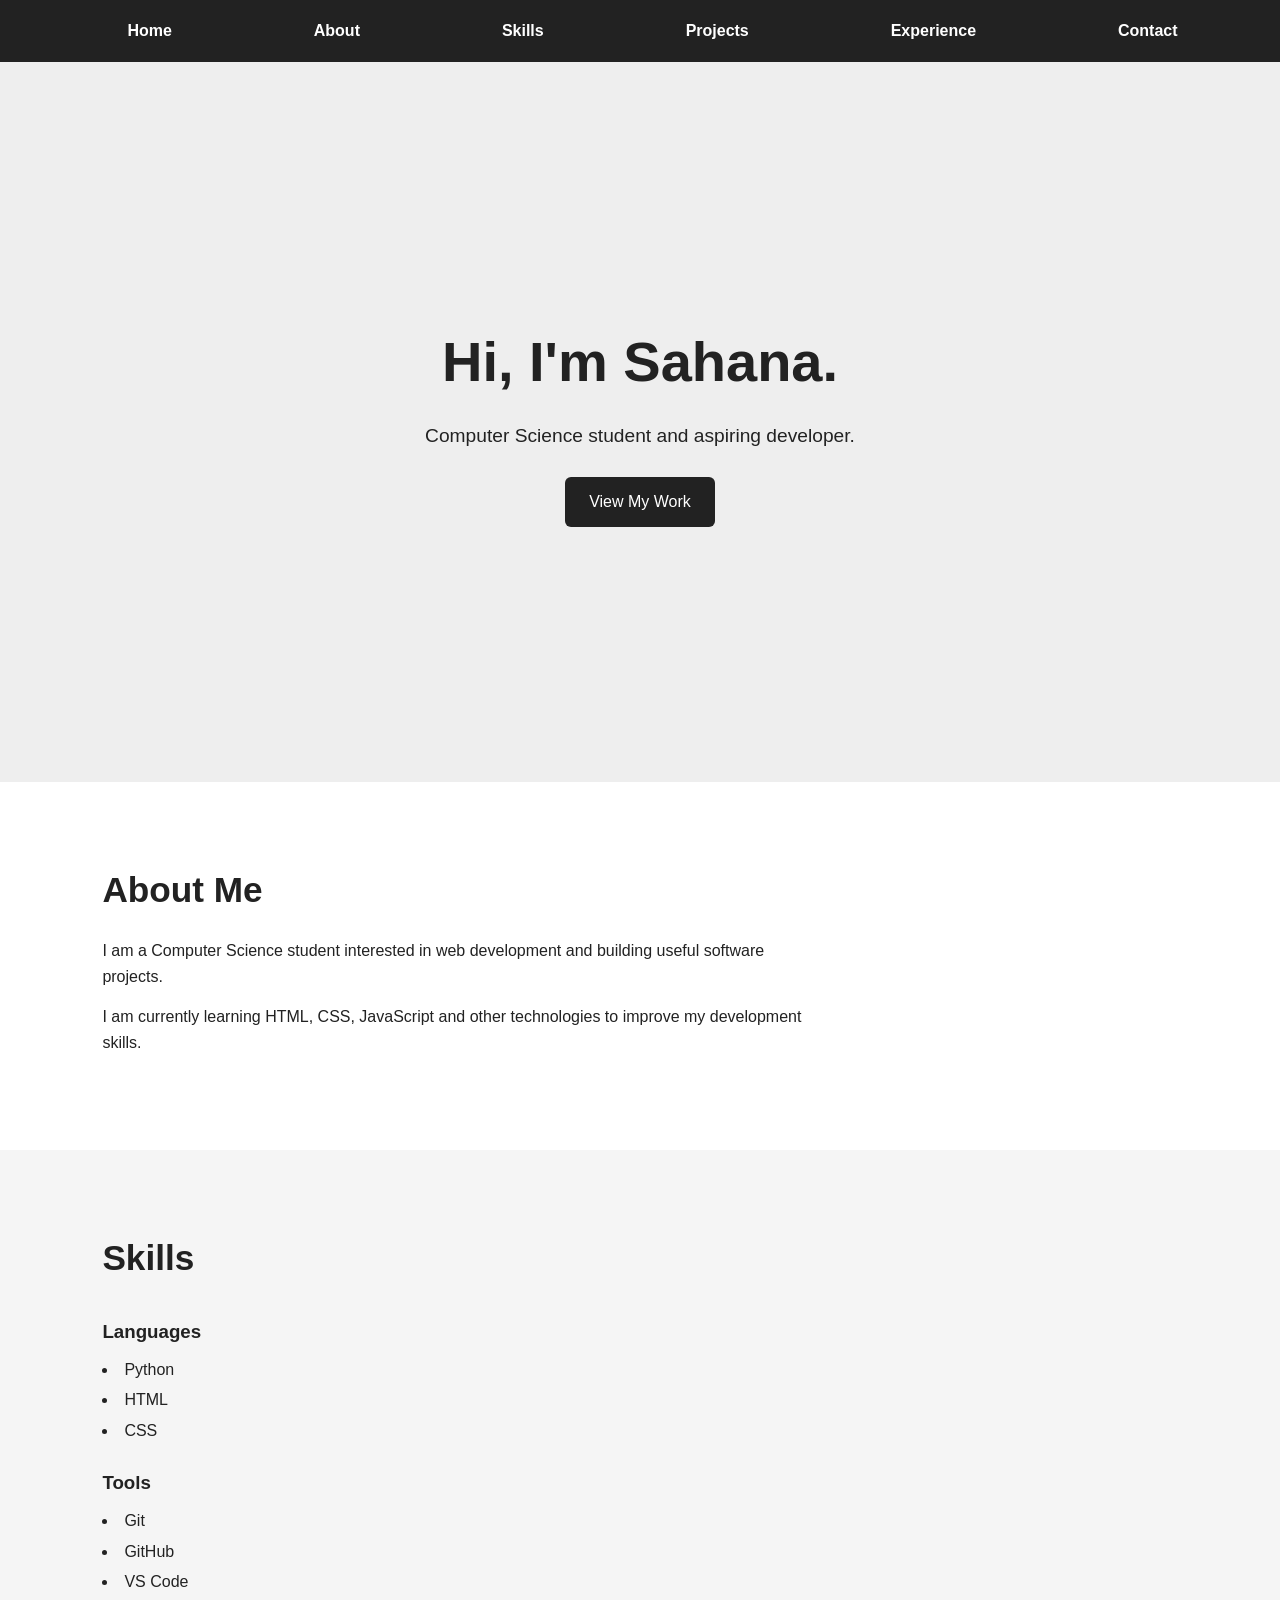
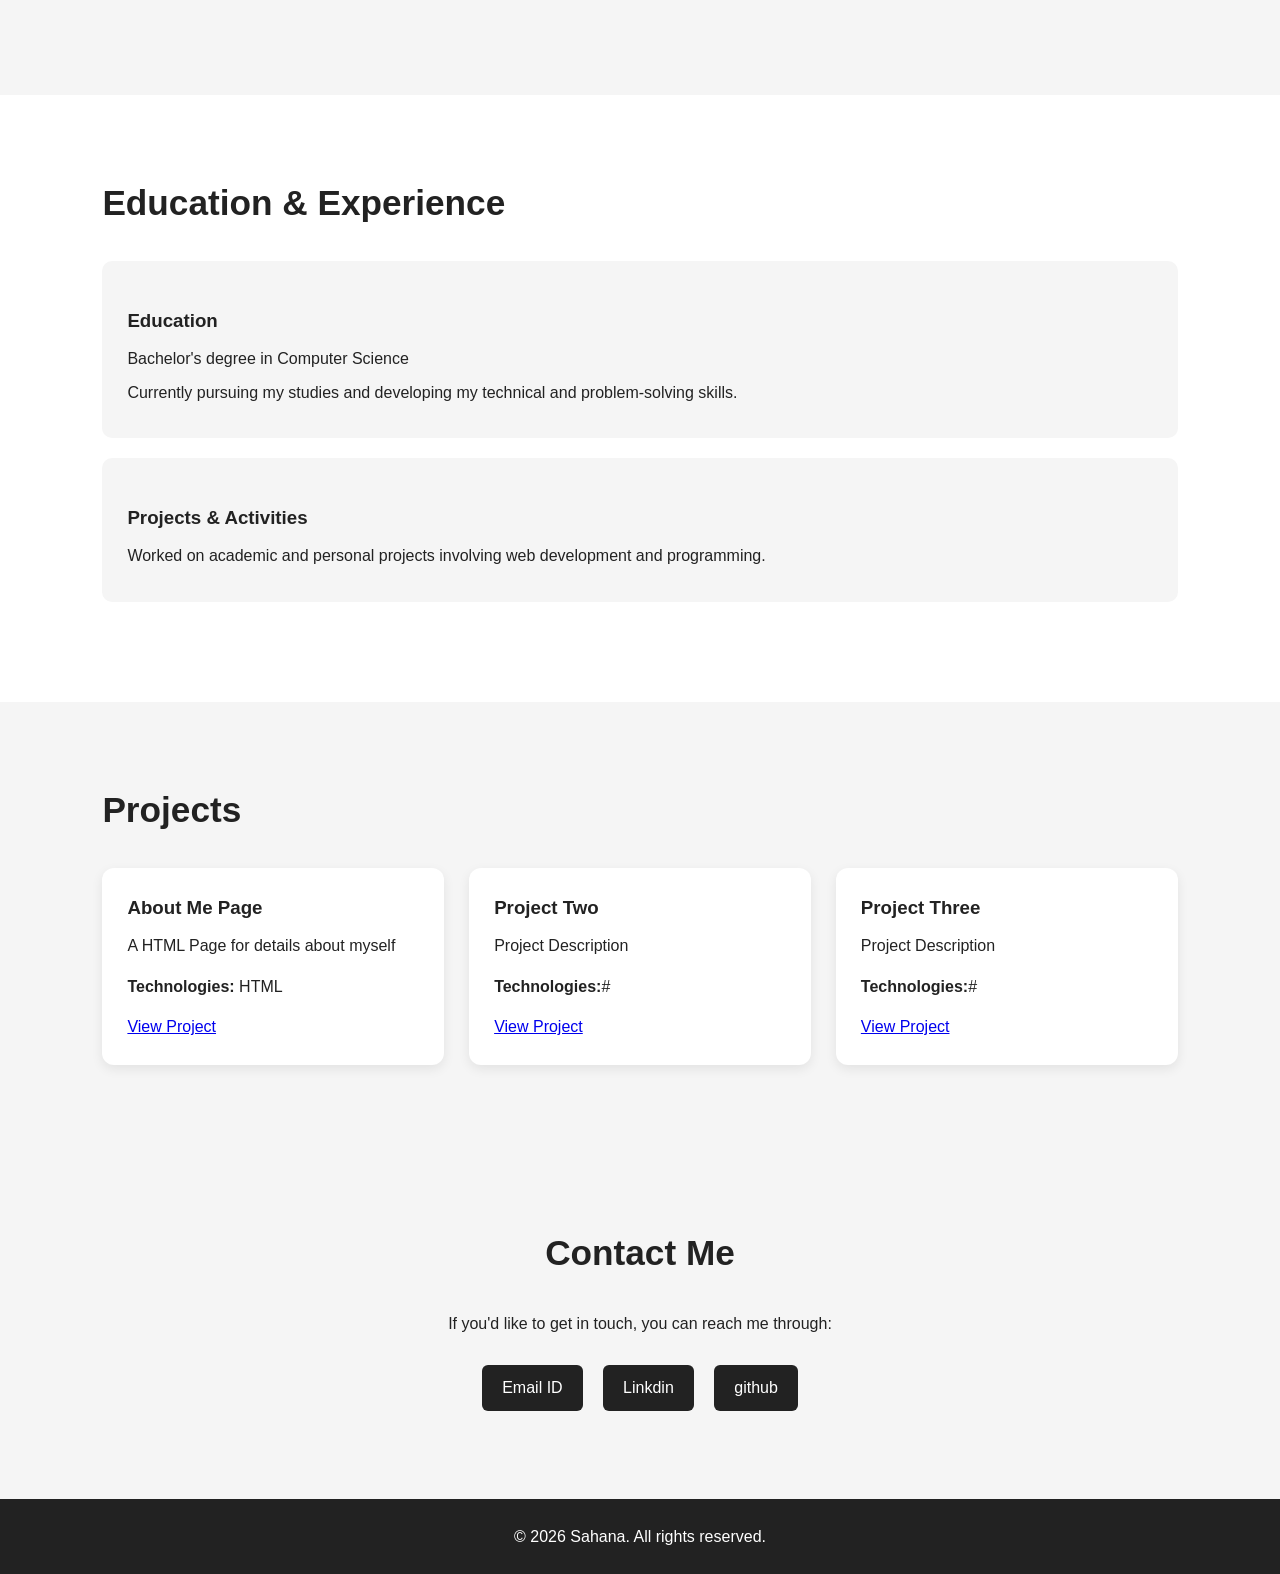
<file: Assignment_1/index.html>
<!DOCTYPE html>
<html lang="en">

<head>
    <meta charset="UTF-8">
    <meta name="viewport" content="width=device-width, initial-scale=1.0">
    <title>Sahana Ganesh|Developer Profile </title>
</head>

<link rel="stylesheet" href="css/style.css">

<body>
    <nav>
        <a href="#home">Home</a>
        <a href="#about">About</a>
        <a href="#skills">Skills</a>
        <a href="#projects">Projects</a>
        <a href="#experience">Experience</a>
        <a href="#contact">Contact</a>
    </nav>
    <header id="home">
        <h1>Hi, I'm Sahana.</h1>
        <p>
            Computer Science student and aspiring developer.
        </p>
        <a href="#projects">View My Work</a>
    </header>
    <section id="about">
        <h2>About Me</h2>
        <p>
            I am a Computer Science student interested in web development
            and building useful software projects.
        </p>
        <p>
            I am currently learning HTML, CSS, JavaScript and other
            technologies to improve my development skills.
        </p>
    </section>
    <section id="skills">
        <h2>Skills</h2>
        <h3>Languages</h3>
        <ul>
            <li>Python</li>
            <li>HTML</li>
            <li>CSS</li>
        </ul>
        <h3>Tools</h3>
        <ul>
            <li>Git</li>
            <li>GitHub</li>
            <li>VS Code</li>
        </ul>
    </section>
    <section id="experience">
        <h2>Education & Experience</h2>
        <article>
            <h3>Education</h3>
            <p>
                Bachelor's degree in Computer Science
            </p>
            <p>
                Currently pursuing my studies and developing my
                technical and problem-solving skills.
            </p>
        </article>
        <article>
            <h3>Projects & Activities</h3>
            <p>
                Worked on academic and personal projects involving
                web development and programming.
            </p>
        </article>
    </section>
    <section id="projects">
    <h2>Projects</h2>
    <div class="project-container">
        <article class="project-card">
            <h3>About Me Page</h3>
            <p>
                A HTML Page for details about myself </details>
            </p>
            <p><strong>Technologies:</strong> HTML</p>
            <a href="https://02sahanaganesh.github.io/SIG_Assignments/Assignment_0/about.html">View Project</a>
        </article>
        <article class="project-card">
            <h3>Project Two</h3>
            <p>
                Project Description
            </p>
            <p><strong>Technologies:</strong>#</p>
            <a href="#">View Project</a>
        </article>
        <article class="project-card">
            <h3>Project Three</h3>
            <p>
                Project Description
            </p>
            <p><strong>Technologies:</strong>#</p>
            <a href="#">View Project</a>
        </article>
        </div>
    </section>
    <section id="contact">
        <h2>Contact Me</h2>
        <p>If you'd like to get in touch, you can reach me through:</p>
        <a href="mailto:sahanag2127@gmail.com">Email ID</a>
        <a href="https://www.linkedin.com/in/sahana-ganesh-a00b4a42a">Linkdin</a>
        <a href="https://github.com/02SahanaGanesh">github</a>
    </section>
 </body>

<footer>
    <p>&copy; 2026 Sahana. All rights reserved.</p>
</footer>

</html>
</file>
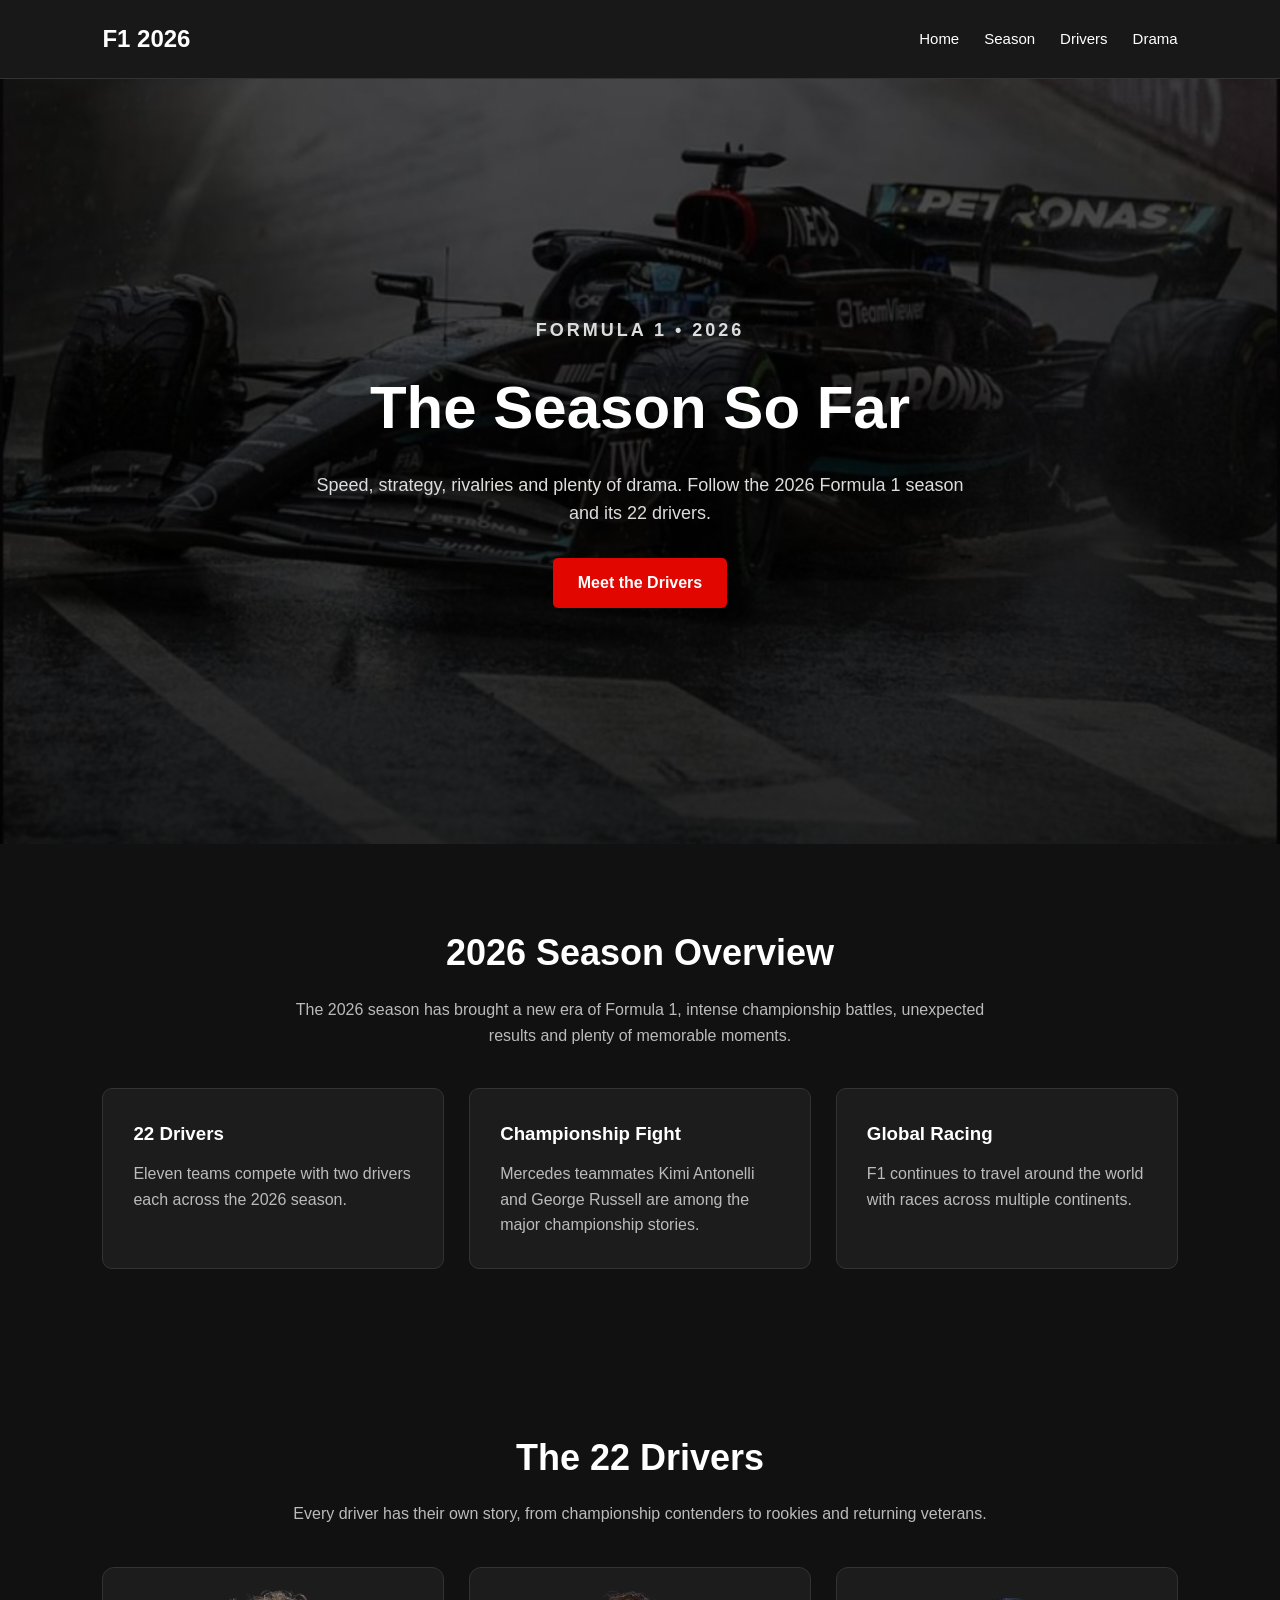
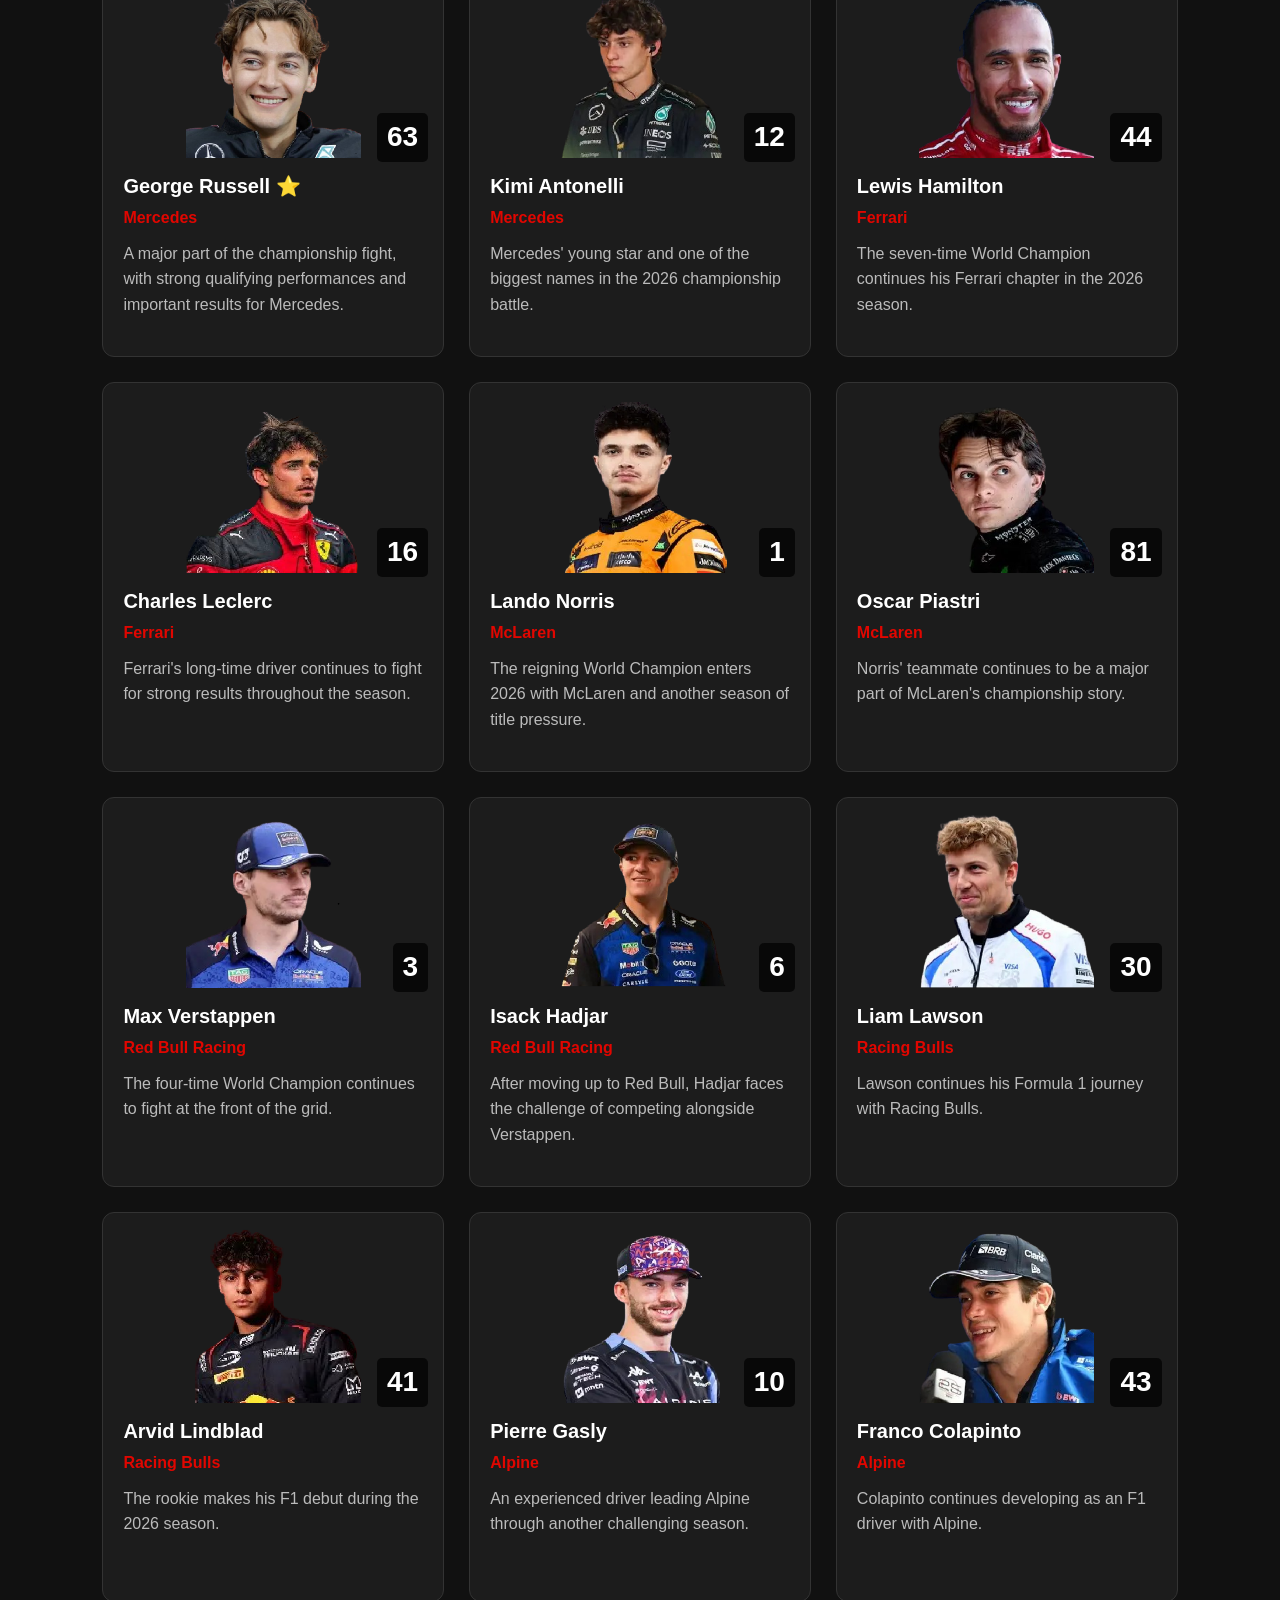
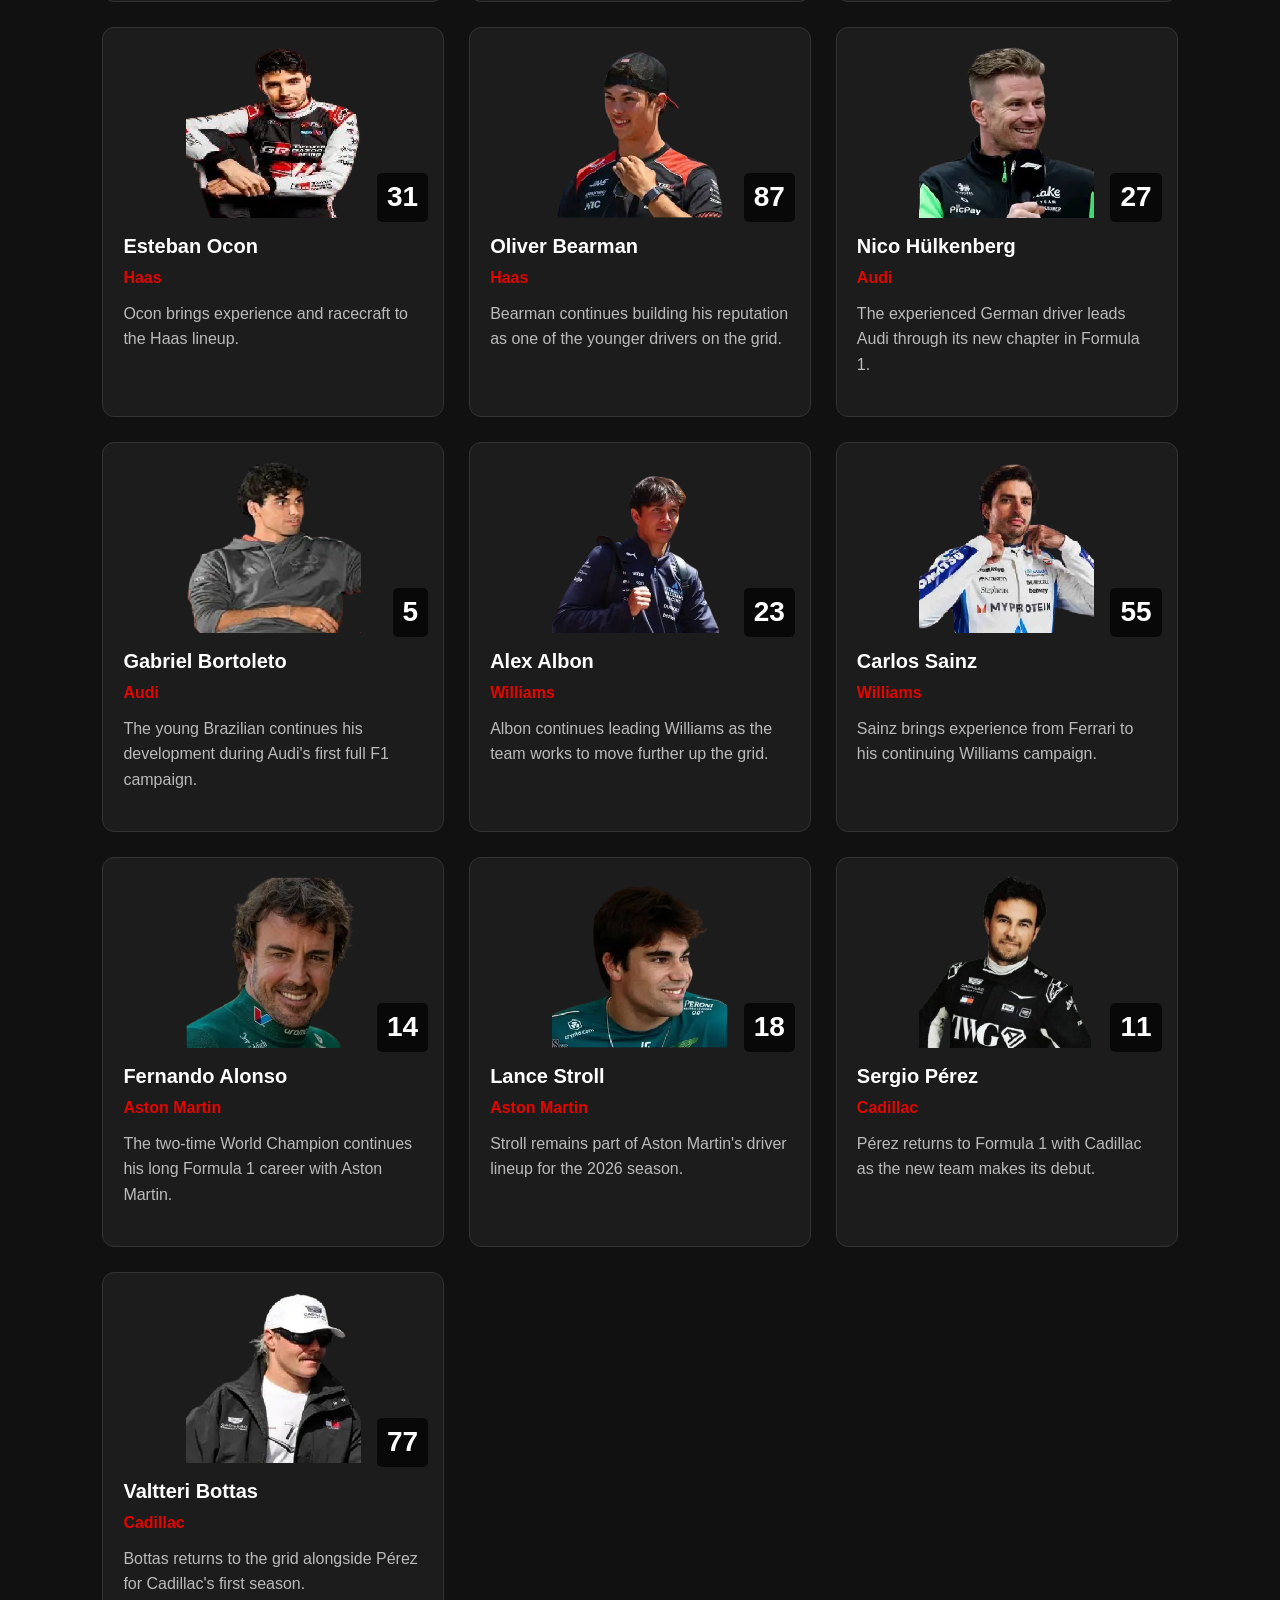
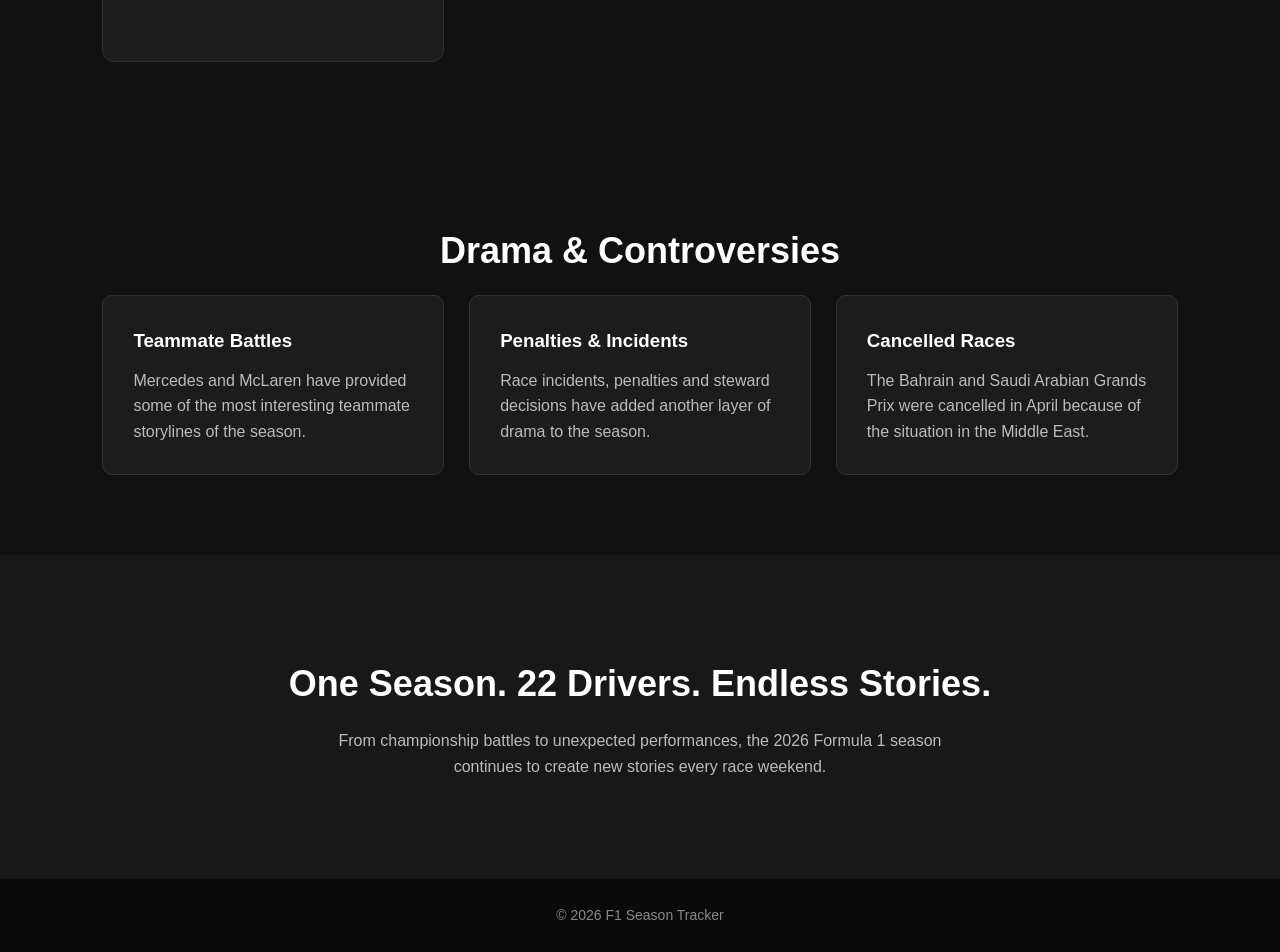
<file: Assignment_2/index.html>
<!DOCTYPE html>
<html lang="en">
<head>
    <meta charset="UTF-8">
    <meta name="viewport" content="width=device-width, initial-scale=1.0">
    <title>F1 2026 | Season Tracker</title>
    <link rel="stylesheet" href="css/style.css">
</head>
<body>
    <nav>
        <h2>F1 2026</h2>
        <div class="nav-links">
            <a href="#home">Home</a>
            <a href="#season">Season</a>
            <a href="#drivers">Drivers</a>
            <a href="#drama">Drama</a>
        </div>
    </nav>
    <main>
        <section id="home" class="hero">
            <p class="small-title">FORMULA 1 • 2026</p>
            <h1>The Season So Far</h1>
            <p>
                Speed, strategy, rivalries and plenty of drama.
                Follow the 2026 Formula 1 season and its 22 drivers.
            </p>
            <a href="#drivers" class="button">Meet the Drivers</a>
        </section>
        <section id="season" class="section">
            <h2>2026 Season Overview</h2>
            <p class="intro">
                The 2026 season has brought a new era of Formula 1,
                intense championship battles, unexpected results and
                plenty of memorable moments.
            </p>
            <div class="overview-cards">
                <div class="card">
                    <h3>22 Drivers</h3>
                    <p>
                        Eleven teams compete with two drivers each
                        across the 2026 season.
                    </p>
                </div>
                <div class="card">
                    <h3>Championship Fight</h3>
                    <p>
                        Mercedes teammates Kimi Antonelli and George
                        Russell are among the major championship stories.
                    </p>
                </div>
                <div class="card">
                    <h3>Global Racing</h3>
                    <p>
                        F1 continues to travel around the world with
                        races across multiple continents.
                    </p>
                </div>
            </div>
        </section>
        <section id="drivers" class="section">
            <h2>The 22 Drivers</h2>
            <p class="intro">
                Every driver has their own story, from championship
                contenders to rookies and returning veterans.
            </p>
            <div class="driver-grid">
                <div class="driver-card">
                    <img src="assets/George Russell.png" alt="George Russell">
                    <span class="number">63</span>
                    <h3>George Russell ⭐</h3>
                    <p>Mercedes</p>
                    <p>
                        A major part of the championship fight, with
                        strong qualifying performances and important
                        results for Mercedes.
                    </p>
                </div>
                <div class="driver-card">
                    <img src="assets/Kimi Antonelli.png" alt="Kimi Antonelli">
                    <span class="number">12</span>
                    <h3>Kimi Antonelli</h3>
                    <p>Mercedes</p>
                    <p>
                        Mercedes' young star and one of the biggest
                        names in the 2026 championship battle.
                    </p>
                </div>
                <div class="driver-card">
                    <img src="assets/Lewis Hamilton.png" alt="Lewis Hamilton">
                    <span class="number">44</span>
                    <h3>Lewis Hamilton</h3>
                    <p>Ferrari</p>
                    <p>
                        The seven-time World Champion continues his
                        Ferrari chapter in the 2026 season.
                    </p>
                </div>
                <div class="driver-card">
                    <img src="assets/Charles Leclerc.png" alt="Charles Leclerc">
                    <span class="number">16</span>
                    <h3>Charles Leclerc</h3>
                    <p>Ferrari</p>
                    <p>
                        Ferrari's long-time driver continues to fight
                        for strong results throughout the season.
                    </p>
                </div>
                <div class="driver-card">
                    <img src="assets/Lando Norris.png" alt="Lando Norris">
                    <span class="number">1</span>
                    <h3>Lando Norris</h3>
                    <p>McLaren</p>
                    <p>
                        The reigning World Champion enters 2026 with
                        McLaren and another season of title pressure.
                    </p>
                </div>
                <div class="driver-card">
                    <img src="assets/Oscar Piastri.png" alt="Oscar Piastri">
                    <span class="number">81</span>
                    <h3>Oscar Piastri</h3>
                    <p>McLaren</p>
                    <p>
                        Norris' teammate continues to be a major part
                        of McLaren's championship story.
                    </p>
                </div>
                <div class="driver-card">
                    <img src="assets/Max Verstappen.png" alt="Max Verstappen">
                    <span class="number">3</span>
                    <h3>Max Verstappen</h3>
                    <p>Red Bull Racing</p>
                    <p>
                        The four-time World Champion continues to fight
                        at the front of the grid.
                    </p>
                </div>
                <div class="driver-card">
                    <img src="assets/Isack Hadjar.png" alt="Isack Hadjar">
                    <span class="number">6</span>
                    <h3>Isack Hadjar</h3>
                    <p>Red Bull Racing</p>
                    <p>
                        After moving up to Red Bull, Hadjar faces the
                        challenge of competing alongside Verstappen.
                    </p>
                </div>
                <div class="driver-card">
                    <img src="assets/Liam Lawson.png" alt="Liam Lawson">
                    <span class="number">30</span>
                    <h3>Liam Lawson</h3>
                    <p>Racing Bulls</p>
                    <p>
                        Lawson continues his Formula 1 journey with
                        Racing Bulls.
                    </p>
                </div>
                <div class="driver-card">
                    <img src="assets/Arvid Lindblad.png" alt="Arvid Lindblad">
                    <span class="number">41</span>
                    <h3>Arvid Lindblad</h3>
                    <p>Racing Bulls</p>
                    <p>
                        The rookie makes his F1 debut during the
                        2026 season.
                    </p>
                </div>
                <div class="driver-card">
                    <img src="assets/Pierre Gasly.png" alt="Pierre Gasly">
                    <span class="number">10</span>
                    <h3>Pierre Gasly</h3>
                    <p>Alpine</p>
                    <p>
                        An experienced driver leading Alpine through
                        another challenging season.
                    </p>
                </div>
                <div class="driver-card">
                    <img src="assets/Franco Colapinto.png" alt="Franco Colapinto">
                    <span class="number">43</span>
                    <h3>Franco Colapinto</h3>
                    <p>Alpine</p>
                    <p>
                        Colapinto continues developing as an F1 driver
                        with Alpine.
                    </p>
                </div>
                <div class="driver-card">
                    <img src="assets/Esteban Ocon.png" alt="Esteban Ocon">
                    <span class="number">31</span>
                    <h3>Esteban Ocon</h3>
                    <p>Haas</p>
                    <p>
                        Ocon brings experience and racecraft to the
                        Haas lineup.
                    </p>
                </div>
                <div class="driver-card">
                    <img src="assets/Oliver Bearman.png" alt="Oliver Bearman">
                    <span class="number">87</span>
                    <h3>Oliver Bearman</h3>
                    <p>Haas</p>
                    <p>
                        Bearman continues building his reputation as
                        one of the younger drivers on the grid.
                    </p>
                </div>
                <div class="driver-card">
                    <img src="assets/Nico Hülkenberg.png" alt="Nico Hülkenberg">
                    <span class="number">27</span>
                    <h3>Nico Hülkenberg</h3>
                    <p>Audi</p>
                    <p>
                        The experienced German driver leads Audi through
                        its new chapter in Formula 1.
                    </p>
                </div>
                <div class="driver-card">
                    <img src="assets/Gabriel Bortoleto.png" alt="Gabriel Bortoleto">
                    <span class="number">5</span>
                    <h3>Gabriel Bortoleto</h3>
                    <p>Audi</p>
                    <p>
                        The young Brazilian continues his development
                        during Audi's first full F1 campaign.
                    </p>
                </div>
                <div class="driver-card">
                    <img src="assets/Alex Albon.png" alt="Alex Albon">
                    <span class="number">23</span>
                    <h3>Alex Albon</h3>
                    <p>Williams</p>
                    <p>
                        Albon continues leading Williams as the team
                        works to move further up the grid.
                    </p>
                </div>
                <div class="driver-card">
                    <img src="assets/Carlos Sainz.png" alt="Carlos Sainz">
                    <span class="number">55</span>
                    <h3>Carlos Sainz</h3>
                    <p>Williams</p>
                    <p>
                        Sainz brings experience from Ferrari to his
                        continuing Williams campaign.
                    </p>
                </div>
                <div class="driver-card">
                    <img src="assets/Fernando Alonso.png" alt="Fernando Alonso">
                    <span class="number">14</span>
                    <h3>Fernando Alonso</h3>
                    <p>Aston Martin</p>
                    <p>
                        The two-time World Champion continues his
                        long Formula 1 career with Aston Martin.
                    </p>
                </div>
                <div class="driver-card">
                    <img src="assets/Lance Stroll.png" alt="Lance Stroll">
                    <span class="number">18</span>
                    <h3>Lance Stroll</h3>
                    <p>Aston Martin</p>
                    <p>
                        Stroll remains part of Aston Martin's driver
                        lineup for the 2026 season.
                    </p>
                </div>
                <div class="driver-card">
                    <img src="assets/Sergio Perez.png" alt="Sergio Pérez">
                    <span class="number">11</span>
                    <h3>Sergio Pérez</h3>
                    <p>Cadillac</p>
                    <p>
                        Pérez returns to Formula 1 with Cadillac as
                        the new team makes its debut.
                    </p>
                </div>
                <div class="driver-card">
                    <img src="assets/Valtteri Bottas.png" alt="Valtteri Bottas">
                    <span class="number">77</span>
                    <h3>Valtteri Bottas</h3>
                    <p>Cadillac</p>
                    <p>
                        Bottas returns to the grid alongside Pérez
                        for Cadillac's first season.
                    </p>
                </div>
            </div>
        </section>
        <section id="drama" class="section">
            <h2>Drama & Controversies</h2>
            <div class="overview-cards">
                <div class="card">
                    <h3>Teammate Battles</h3>
                    <p>
                        Mercedes and McLaren have provided some of the
                        most interesting teammate storylines of the season.
                    </p>
                </div>
                <div class="card">
                    <h3>Penalties & Incidents</h3>
                    <p>
                        Race incidents, penalties and steward decisions
                        have added another layer of drama to the season.
                    </p>
                </div>
                <div class="card">
                    <h3>Cancelled Races</h3>
                    <p>
                        The Bahrain and Saudi Arabian Grands Prix were
                        cancelled in April because of the situation in
                        the Middle East.
                    </p>
                </div>
            </div>
        </section>
        <section class="season-ending">
            <h2>One Season. 22 Drivers. Endless Stories.</h2>
            <p>
                From championship battles to unexpected performances,
                the 2026 Formula 1 season continues to create new
                stories every race weekend.
            </p>
        </section>
    </main>
    <footer>
        <p>© 2026 F1 Season Tracker</p>
    </footer>
</body>
</html>
</file>
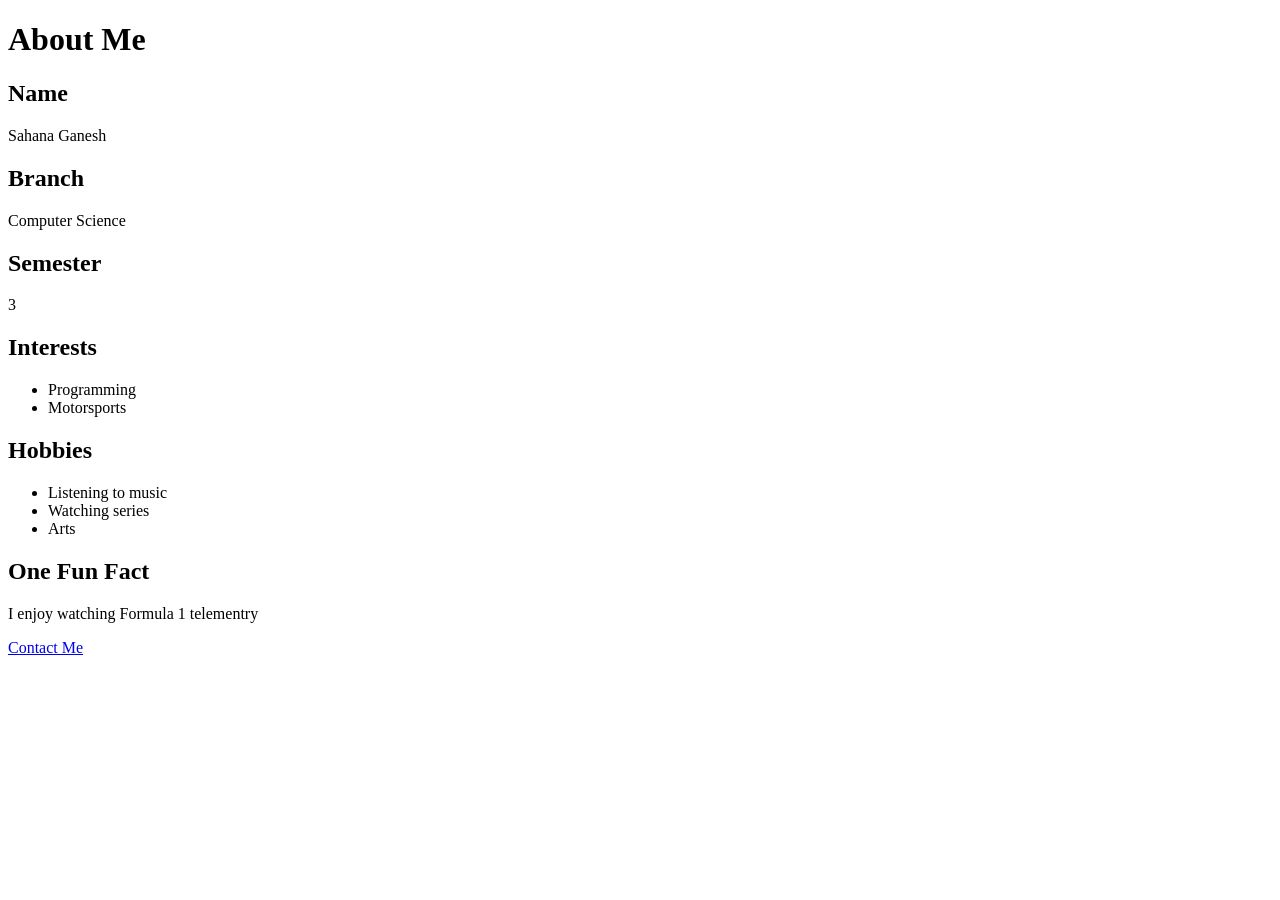
<file: Assignment_0/about.html>
<!DOCTYPE html>
<html>
<head>
    <title>About Me</title>
</head>
<body>
    <h1>About Me</h1>
    <h2>Name</h2>
    <p>Sahana Ganesh</p>
    <h2>Branch</h2>
    <p>Computer Science</p>
    <h2>Semester</h2>
    <p>3</p>
    <h2>Interests</h2>
    <ul>
        <li>Programming</li>
        <li>Motorsports</li>
    </ul>
    <h2>Hobbies</h2>
    <ul>
        <li>Listening to music</li>
        <li>Watching series</li>
        <li>Arts</li>
    </ul>
    <h2>One Fun Fact</h2>
    <p>I enjoy watching Formula 1 telementry</p>
    <a href="contact.html">Contact Me</a>
</body>
</html>
</file>
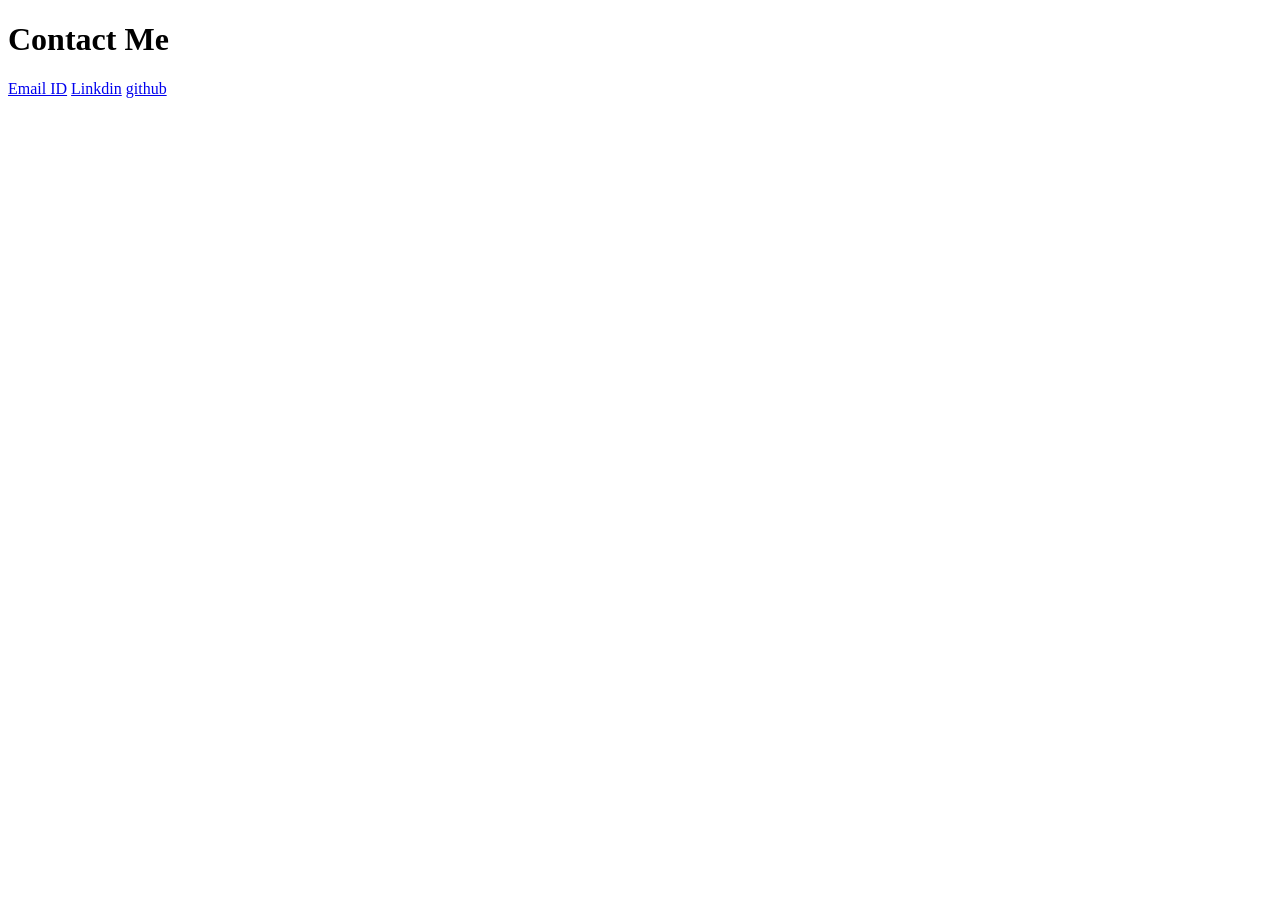
<file: Assignment_0/contact.html>
<!DOCTYPE html>
<html>
<head>
    <title>My Contacts</title>
</head>
<body>

    <h1>Contact Me </h1>
    <a href="mailto:sahanag2127@gmail.com">Email ID</a>
    <a href="https://www.linkedin.com/in/sahana-ganesh-a00b4a42a">Linkdin</a>
    <a href="https://github.com/02SahanaGanesh">github</a>

</body>
</html>
</file>
<file: Assignment_1/css/style.css>
* {
    box-sizing: border-box;
    margin: 0;
    padding: 0;
}

html {
    scroll-behavior: smooth;
}

body {
    font-family: Arial, sans-serif;
    line-height: 1.6;
    color: #222;
    background-color: #f5f5f5;
}

/* Navigation */
nav {
    position: sticky;
    top: 0;
    z-index: 1000;

    display: flex;
    justify-content: space-between;
    align-items: center;

    padding: 18px 8%;
    background-color: #222;
}

nav a {
    color: white;
    text-decoration: none;
    margin-left: 25px;
    font-weight: bold;
}

nav a:hover {
    color: #ddd;
}

/* Hero */
header {
    min-height: 80vh;
    display: flex;
    flex-direction: column;
    justify-content: center;
    align-items: center;
    text-align: center;
    padding: 40px 8%;
    background-color: #eeeeee;
}

header h1 {
    font-size: 3.5rem;
    margin-bottom: 15px;
}

header p {
    font-size: 1.2rem;
    margin-bottom: 25px;
}

header a {
    display: inline-block;
    padding: 12px 24px;
    background-color: #222;
    color: white;
    text-decoration: none;
    border-radius: 6px;
    transition: 0.3s;
}

header a:hover {
    background-color: #555;
    transform: translateY(-2px);
}

/* Sections */
section {
    padding: 80px 8%;
}

section h2 {
    font-size: 2.2rem;
    margin-bottom: 30px;
}

#about {
    background-color: white;
}

#about p {
    max-width: 700px;
    margin-bottom: 15px;
}

#about h2 {
    margin-bottom: 20px;
}

#skills {
    background-color: #f5f5f5;
}

#skills h3 {
    margin-top: 25px;
    margin-bottom: 10px;
}

#skills ul {
    list-style-position: inside;
    margin-bottom: 20px;
}

#skills li {
    margin-bottom: 5px;
}
/* Education & Experience */
#experience {
    background-color: white;
}

#experience h3 {
    margin-top: 20px;
    margin-bottom: 8px;
}

/* Projects */
#projects {
    background-color: #f5f5f5;
}

.project-container {
    display: grid;
    grid-template-columns: repeat(3, 1fr);
    gap: 25px;
}

.project-card {
    background-color: white;
    padding: 25px;
    border-radius: 12px;
    box-shadow: 0 4px 12px rgba(0, 0, 0, 0.08);
    transition: 0.3s;
}

.project-card:hover {
    transform: translateY(-5px);
    box-shadow: 0 8px 20px rgba(0, 0, 0, 0.12);
}

.project-card h3 {
    margin-bottom: 10px;
}

.project-card p {
    margin-bottom: 15px;
}

#experience {
    background-color: white;
}

#experience article {
    background-color: #f5f5f5;
    padding: 25px;
    margin-bottom: 20px;
    border-radius: 10px;
}

#experience article h3 {
    margin-bottom: 10px;
}

#experience article p {
    margin-bottom: 8px;
}

#contact {
    text-align: center;
    background-color: #f5f5f5;
}

#contact p {
    margin-bottom: 20px;
}

#contact a {
    display: inline-block;
    margin: 8px;
    padding: 10px 20px;
    background-color: #222;
    color: white;
    text-decoration: none;
    border-radius: 6px;
    transition: 0.3s;
}

#contact a:hover {
    background-color: #555;
    transform: translateY(-2px);
}

footer {
    text-align: center;
    padding: 25px;
    background-color: #222;
    color: white;
}

footer p {
    margin: 0;
}

/* Responsive Design */
@media (max-width: 768px) {

    nav {
        flex-direction: column;
        gap: 10px;
    }

    nav a {
        margin-left: 10px;
        margin-right: 10px;
    }

    header h1 {
        font-size: 2.5rem;
    }

    section {
        padding: 60px 6%;
    }

    .project-container {
        grid-template-columns: 1fr;
    }
}
</file>
<file: Assignment_2/css/style.css>
* {
    margin: 0;
    padding: 0;
    box-sizing: border-box;
}
html {
    scroll-behavior: smooth;
}
body {
    font-family: Arial, sans-serif;
    background-color: #111111;
    color: white;
    line-height: 1.6;
}
nav {
    background-color: #181818;
    padding: 20px 8%;
    display: flex;
    justify-content: space-between;
    align-items: center;
    position: sticky;
    top: 0;
    z-index: 10;
    border-bottom: 1px solid #333333;
}
nav h2 {
    font-size: 24px;
}
.nav-links {
    display: flex;
    gap: 25px;
}
.nav-links a {
    color: white;
    text-decoration: none;
    font-size: 15px;
}
.nav-links a:hover {
    color: #e10600;
}
.hero {
    min-height: 85vh;
    display: flex;
    flex-direction: column;
    justify-content: center;
    align-items: center;
    text-align: center;
    padding: 40px 20px;
    background-image:
        linear-gradient(
            rgba(0, 0, 0, 0.65),
            rgba(0, 0, 0, 0.85)
        ),
        url("../assets/car.jpg");
    background-size: cover;
    background-position: center;
    background-attachment: fixed;
}
.small-title {
    color: #e10600;
    font-weight: bold;
    letter-spacing: 3px;
    margin-bottom: 15px;
}
.hero h1 {
    font-size: 60px;
    margin-bottom: 15px;
}
.hero p {
    max-width: 650px;
    color: #dddddd;
    font-size: 18px;
}
.button {
    margin-top: 30px;
    padding: 12px 25px;
    background-color: #e10600;
    color: white;
    text-decoration: none;
    border-radius: 5px;
    font-weight: bold;
    transition: 0.3s;
}
.button:hover {
    background-color: #ff2b20;
    transform: scale(1.05);
}
.section {
    padding: 80px 8%;
}
.section h2 {
    text-align: center;
    font-size: 36px;
    margin-bottom: 15px;
}
.intro {
    text-align: center;
    max-width: 700px;
    margin: 0 auto 40px;
    color: #bbbbbb;
}
.overview-cards {
    display: grid;
    grid-template-columns: repeat(3, 1fr);
    gap: 25px;
}
.card {
    background-color: #1c1c1c;
    padding: 30px;
    border-radius: 10px;
    border: 1px solid #333333;
    transition: 0.3s;
}
.card:hover {
    transform: translateY(-7px);
    border-color: #e10600;
}
.card h3 {
    margin-bottom: 12px;
}
.card p {
    color: #bbbbbb;
}
.driver-grid {
    display: grid;
    grid-template-columns: repeat(3, 1fr);
    gap: 25px;
}
.driver-card {
    background-color: #1c1c1c;
    border-radius: 12px;
    border: 1px solid #333333;
    overflow: hidden;
    position: relative;
    transition: 0.3s;
    min-height: 390px;
}
.driver-card:hover {
    transform: translateY(-7px);
    border-color: #e10600;
}
.driver-card h3 {
    font-size: 20px;
    padding: 12px 20px 0;
}
.driver-card p {
    padding: 0 20px;
}
.driver-card img {
    width: 100%;
    height: 190px;
    object-fit: contain;
    display: block;
    padding: 15px 20px 0;
}
.driver-card p:first-of-type {
    color: #e10600;
    font-weight: bold;
    margin-top: 3px;
    margin-bottom: 10px;
}
.driver-card p:last-child {
    color: #bbbbbb;
    padding-bottom: 20px;
}
.number {
    position: absolute;
    top: 145px;
    right: 15px;
    font-size: 28px;
    font-weight: bold;
    color: white;
    background-color: rgba(0, 0, 0, 0.7);
    padding: 2px 10px;
    border-radius: 5px;
}
.season-ending {
    padding: 100px 20px;
    text-align: center;
    background-color: #181818;
}
.season-ending h2 {
    font-size: 36px;
    margin-bottom: 15px;
}
.season-ending p {
    color: #bbbbbb;
    max-width: 650px;
    margin: auto;
}
footer {
    background-color: #0a0a0a;
    text-align: center;
    padding: 25px;
    color: #888888;
    font-size: 14px;
}
@media (max-width: 900px) {
    .overview-cards {
        grid-template-columns: repeat(2, 1fr);
    }
    .driver-grid {
        grid-template-columns: repeat(2, 1fr);
    }
    .hero h1 {
        font-size: 45px;
    }
}
@media (max-width: 600px) {
    nav {
        flex-direction: column;
        gap: 15px;
    }
    .nav-links {
        gap: 15px;
        flex-wrap: wrap;
        justify-content: center;
    }
    .overview-cards {
        grid-template-columns: 1fr;
    }
    .driver-grid {
        grid-template-columns: 1fr;
    }
    .hero {
        min-height: 75vh;
        background-attachment: scroll;
    }
    .hero h1 {
        font-size: 36px;
    }
    .hero p {
        font-size: 16px;
    }
    .section {
        padding: 60px 5%;
    }
    .section h2 {
        font-size: 30px;
    }
    .driver-card img {
        height: 280px;
    }
}
</file>
